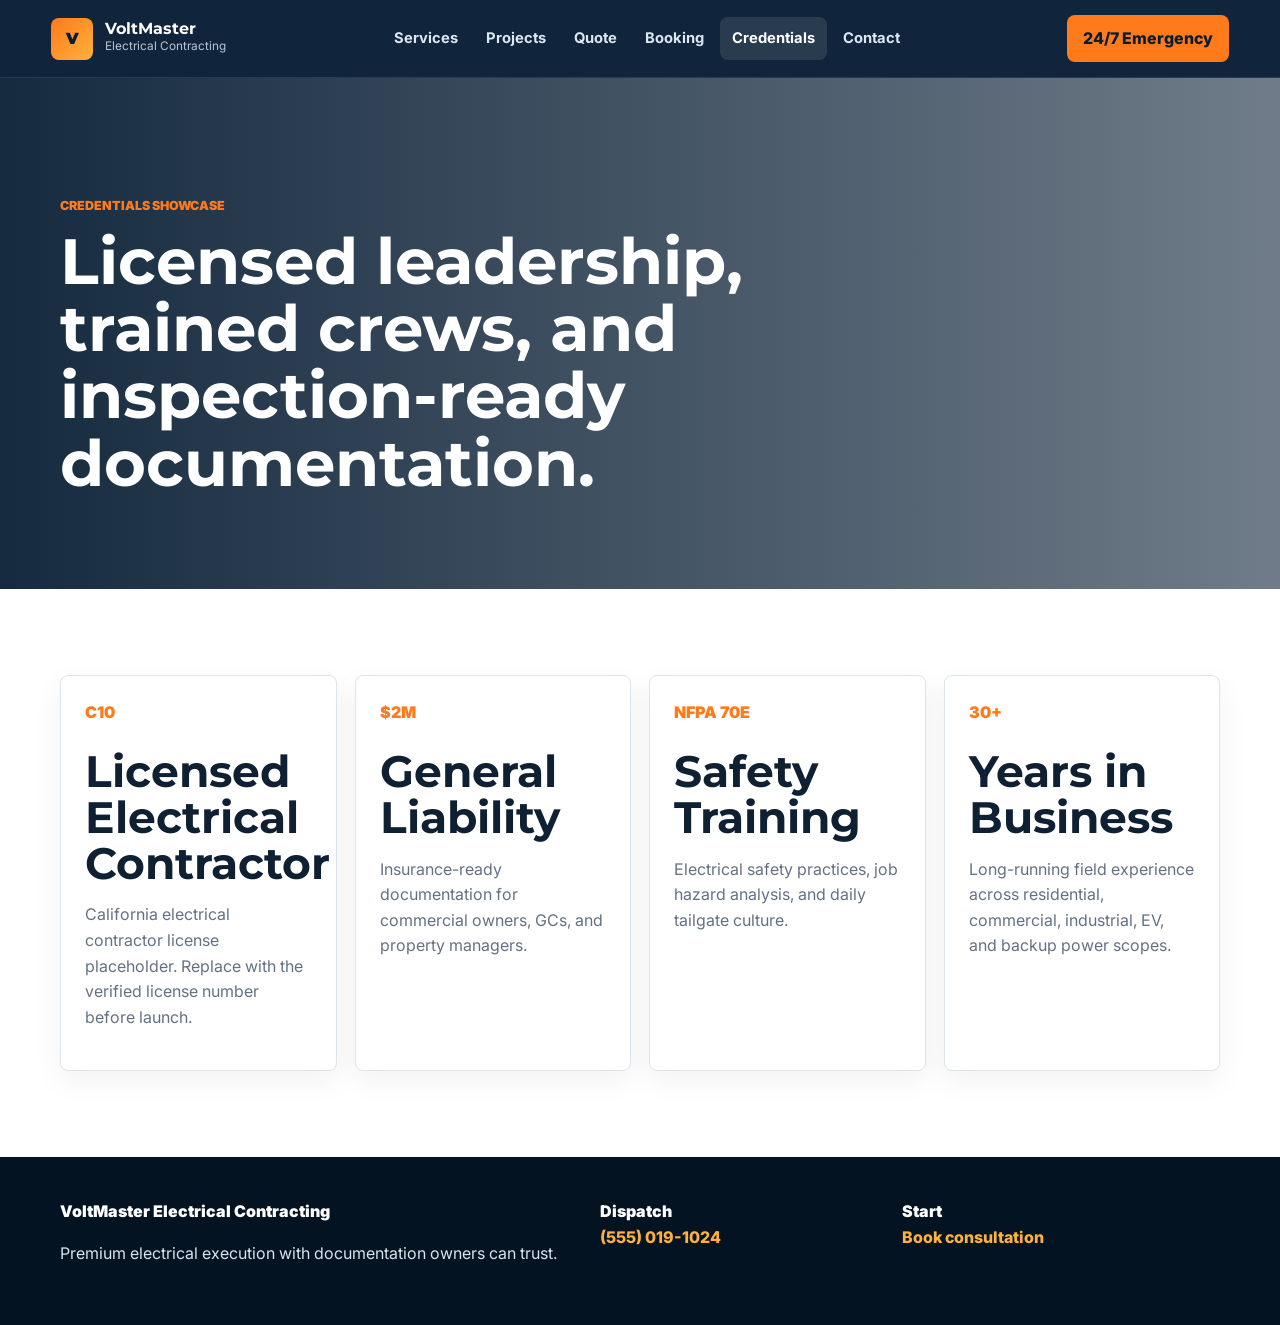
<file: about.html>
<!doctype html>
<html lang="en">
  <head>
    <meta charset="utf-8">
    <meta name="viewport" content="width=device-width, initial-scale=1">
    <title>Credentials | VoltMaster Electrical Contracting</title>
    <link rel="stylesheet" href="css/styles.css">
    <link rel="preconnect" href="https://fonts.googleapis.com">
    <link rel="preconnect" href="https://fonts.gstatic.com" crossorigin>
    <link href="https://fonts.googleapis.com/css2?family=Inter:wght@400;500;600;700;800&family=Montserrat:wght@700;800;900&display=swap" rel="stylesheet">
  </head>
  <body>
    <header class="site-header">
      <a class="brand" href="index.html"><span class="brand-mark">V</span><span><strong>VoltMaster</strong><small>Electrical Contracting</small></span></a>
      <button class="nav-toggle" type="button" aria-expanded="false" aria-controls="site-nav">Menu</button>
      <nav class="site-nav" id="site-nav"><a href="services.html">Services</a><a href="projects.html">Projects</a><a href="quote.html">Quote</a><a href="booking.html">Booking</a><a href="about.html">Credentials</a><a href="contact.html">Contact</a></nav>
      <a class="header-call" href="tel:+15550191024">24/7 Emergency</a>
    </header>
    <main class="page-main">
      <section class="page-hero about-hero"><div class="shell"><p class="eyebrow">Credentials showcase</p><h1>Licensed leadership, trained crews, and inspection-ready documentation.</h1></div></section>
      <section class="section shell credential-grid">
        <article><span>C10</span><h2>Licensed Electrical Contractor</h2><p>California electrical contractor license placeholder. Replace with the verified license number before launch.</p></article>
        <article><span>$2M</span><h2>General Liability</h2><p>Insurance-ready documentation for commercial owners, GCs, and property managers.</p></article>
        <article><span>NFPA 70E</span><h2>Safety Training</h2><p>Electrical safety practices, job hazard analysis, and daily tailgate culture.</p></article>
        <article><span>30+</span><h2>Years in Business</h2><p>Long-running field experience across residential, commercial, industrial, EV, and backup power scopes.</p></article>
      </section>
    </main>
    <footer class="site-footer"><div class="shell footer-grid"><div><strong>VoltMaster Electrical Contracting</strong><p>Premium electrical execution with documentation owners can trust.</p></div><div><span>Dispatch</span><a href="tel:+15550191024">(555) 019-1024</a></div><div><span>Start</span><a href="booking.html">Book consultation</a></div></div></footer>
    <script src="js/main.js"></script>
  </body>
</html>
</file>
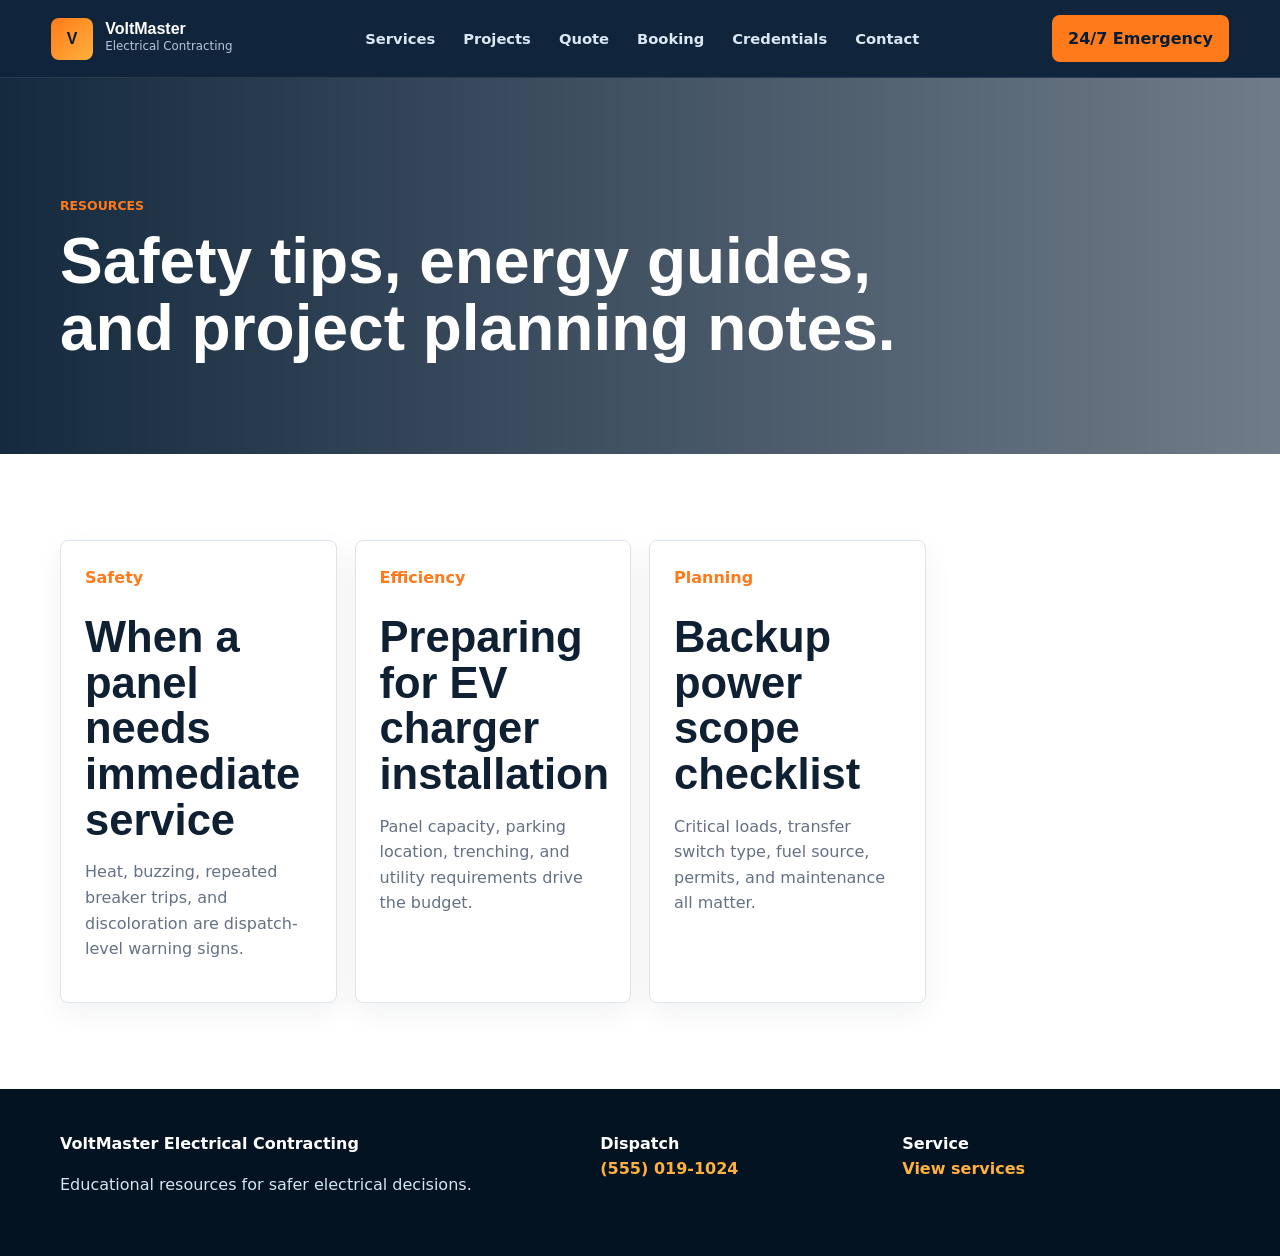
<file: blog.html>
<!doctype html>
<html lang="en">
  <head>
    <meta charset="utf-8">
    <meta name="viewport" content="width=device-width, initial-scale=1">
    <title>Resources | VoltMaster Electrical Contracting</title>
    <link rel="stylesheet" href="css/styles.css">
  </head>
  <body>
    <header class="site-header">
      <a class="brand" href="index.html"><span class="brand-mark">V</span><span><strong>VoltMaster</strong><small>Electrical Contracting</small></span></a>
      <button class="nav-toggle" type="button" aria-expanded="false" aria-controls="site-nav">Menu</button>
      <nav class="site-nav" id="site-nav"><a href="services.html">Services</a><a href="projects.html">Projects</a><a href="quote.html">Quote</a><a href="booking.html">Booking</a><a href="about.html">Credentials</a><a href="contact.html">Contact</a></nav>
      <a class="header-call" href="tel:+15550191024">24/7 Emergency</a>
    </header>
    <main class="page-main">
      <section class="page-hero"><div class="shell"><p class="eyebrow">Resources</p><h1>Safety tips, energy guides, and project planning notes.</h1></div></section>
      <section class="section shell resource-grid">
        <article><span>Safety</span><h2>When a panel needs immediate service</h2><p>Heat, buzzing, repeated breaker trips, and discoloration are dispatch-level warning signs.</p></article>
        <article><span>Efficiency</span><h2>Preparing for EV charger installation</h2><p>Panel capacity, parking location, trenching, and utility requirements drive the budget.</p></article>
        <article><span>Planning</span><h2>Backup power scope checklist</h2><p>Critical loads, transfer switch type, fuel source, permits, and maintenance all matter.</p></article>
      </section>
    </main>
    <footer class="site-footer"><div class="shell footer-grid"><div><strong>VoltMaster Electrical Contracting</strong><p>Educational resources for safer electrical decisions.</p></div><div><span>Dispatch</span><a href="tel:+15550191024">(555) 019-1024</a></div><div><span>Service</span><a href="services.html">View services</a></div></div></footer>
    <script src="js/main.js"></script>
  </body>
</html>
</file>
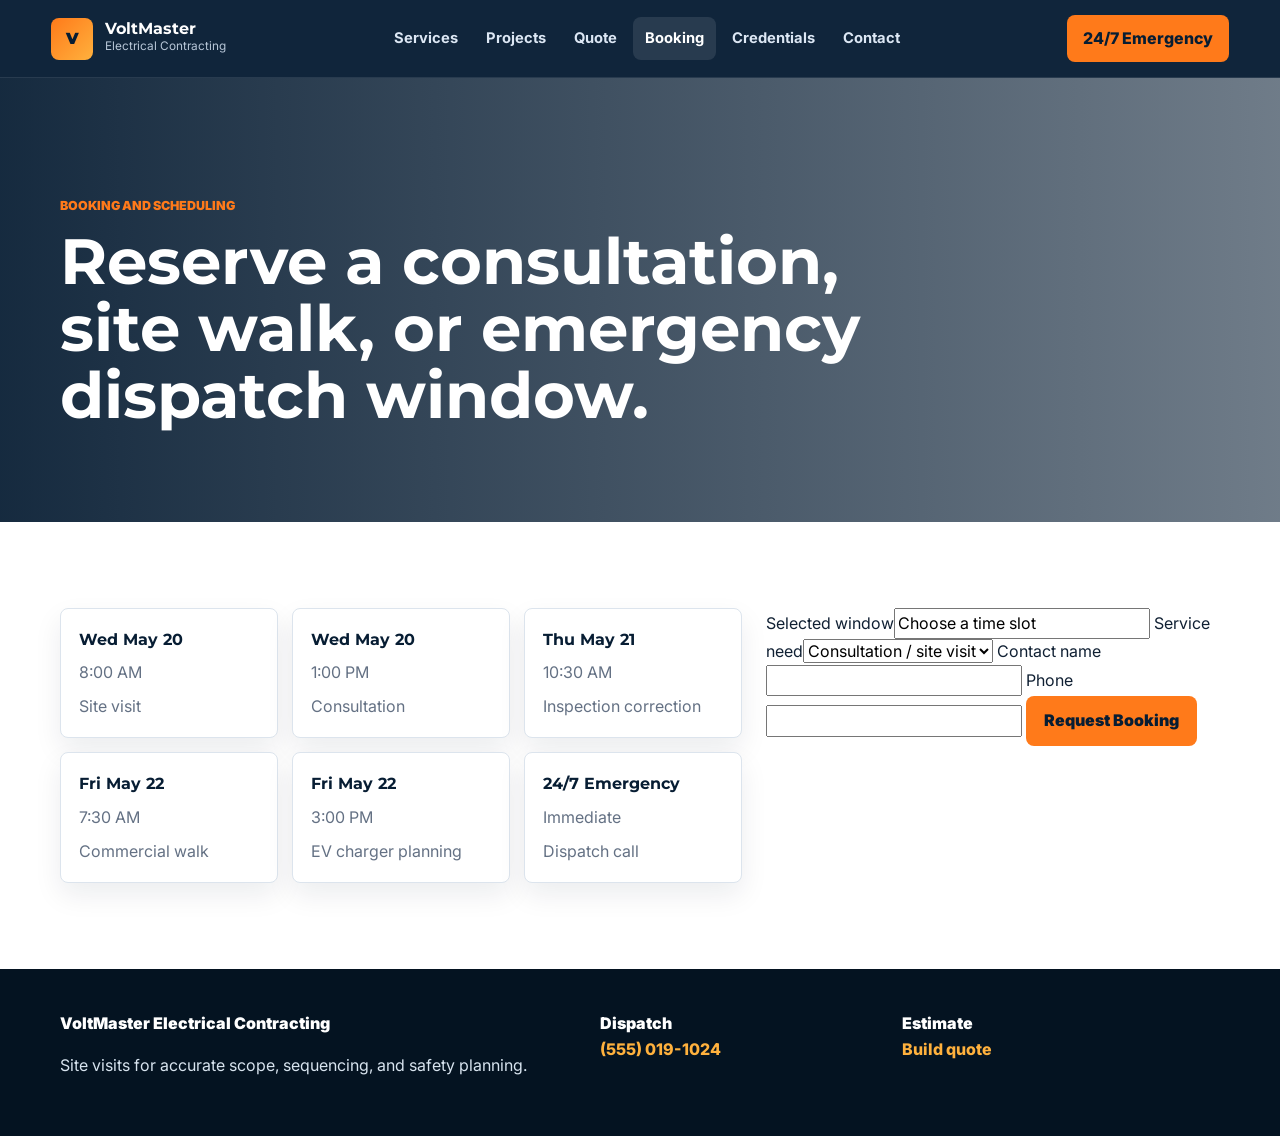
<file: booking.html>
<!doctype html>
<html lang="en">
  <head>
    <meta charset="utf-8">
    <meta name="viewport" content="width=device-width, initial-scale=1">
    <title>Booking | VoltMaster Electrical Contracting</title>
    <link rel="stylesheet" href="css/styles.css">
    <link rel="stylesheet" href="css/booking.css">
    <link rel="preconnect" href="https://fonts.googleapis.com">
    <link rel="preconnect" href="https://fonts.gstatic.com" crossorigin>
    <link href="https://fonts.googleapis.com/css2?family=Inter:wght@400;500;600;700;800&family=Montserrat:wght@700;800;900&display=swap" rel="stylesheet">
  </head>
  <body>
    <header class="site-header">
      <a class="brand" href="index.html"><span class="brand-mark">V</span><span><strong>VoltMaster</strong><small>Electrical Contracting</small></span></a>
      <button class="nav-toggle" type="button" aria-expanded="false" aria-controls="site-nav">Menu</button>
      <nav class="site-nav" id="site-nav"><a href="services.html">Services</a><a href="projects.html">Projects</a><a href="quote.html">Quote</a><a href="booking.html">Booking</a><a href="about.html">Credentials</a><a href="contact.html">Contact</a></nav>
      <a class="header-call" href="tel:+15550191024">24/7 Emergency</a>
    </header>
    <main class="page-main">
      <section class="page-hero booking-hero"><div class="shell"><p class="eyebrow">Booking and scheduling</p><h1>Reserve a consultation, site walk, or emergency dispatch window.</h1></div></section>
      <section class="section shell booking-layout">
        <div class="schedule-board" id="scheduleBoard"></div>
        <form class="booking-form">
          <label>Selected window<input id="selectedSlot" name="selectedSlot" readonly value="Choose a time slot"></label>
          <label>Service need<select><option>Consultation / site visit</option><option>Emergency repair</option><option>Inspection correction</option><option>Maintenance visit</option></select></label>
          <label>Contact name<input name="name" autocomplete="name"></label>
          <label>Phone<input name="phone" autocomplete="tel"></label>
          <button class="btn btn-primary" type="submit">Request Booking</button>
          <a class="btn btn-secondary" href="tel:+15550191024">Emergency Call</a>
        </form>
      </section>
    </main>
    <footer class="site-footer"><div class="shell footer-grid"><div><strong>VoltMaster Electrical Contracting</strong><p>Site visits for accurate scope, sequencing, and safety planning.</p></div><div><span>Dispatch</span><a href="tel:+15550191024">(555) 019-1024</a></div><div><span>Estimate</span><a href="quote.html">Build quote</a></div></div></footer>
    <script src="js/main.js"></script>
    <script src="js/booking.js"></script>
  </body>
</html>
</file>
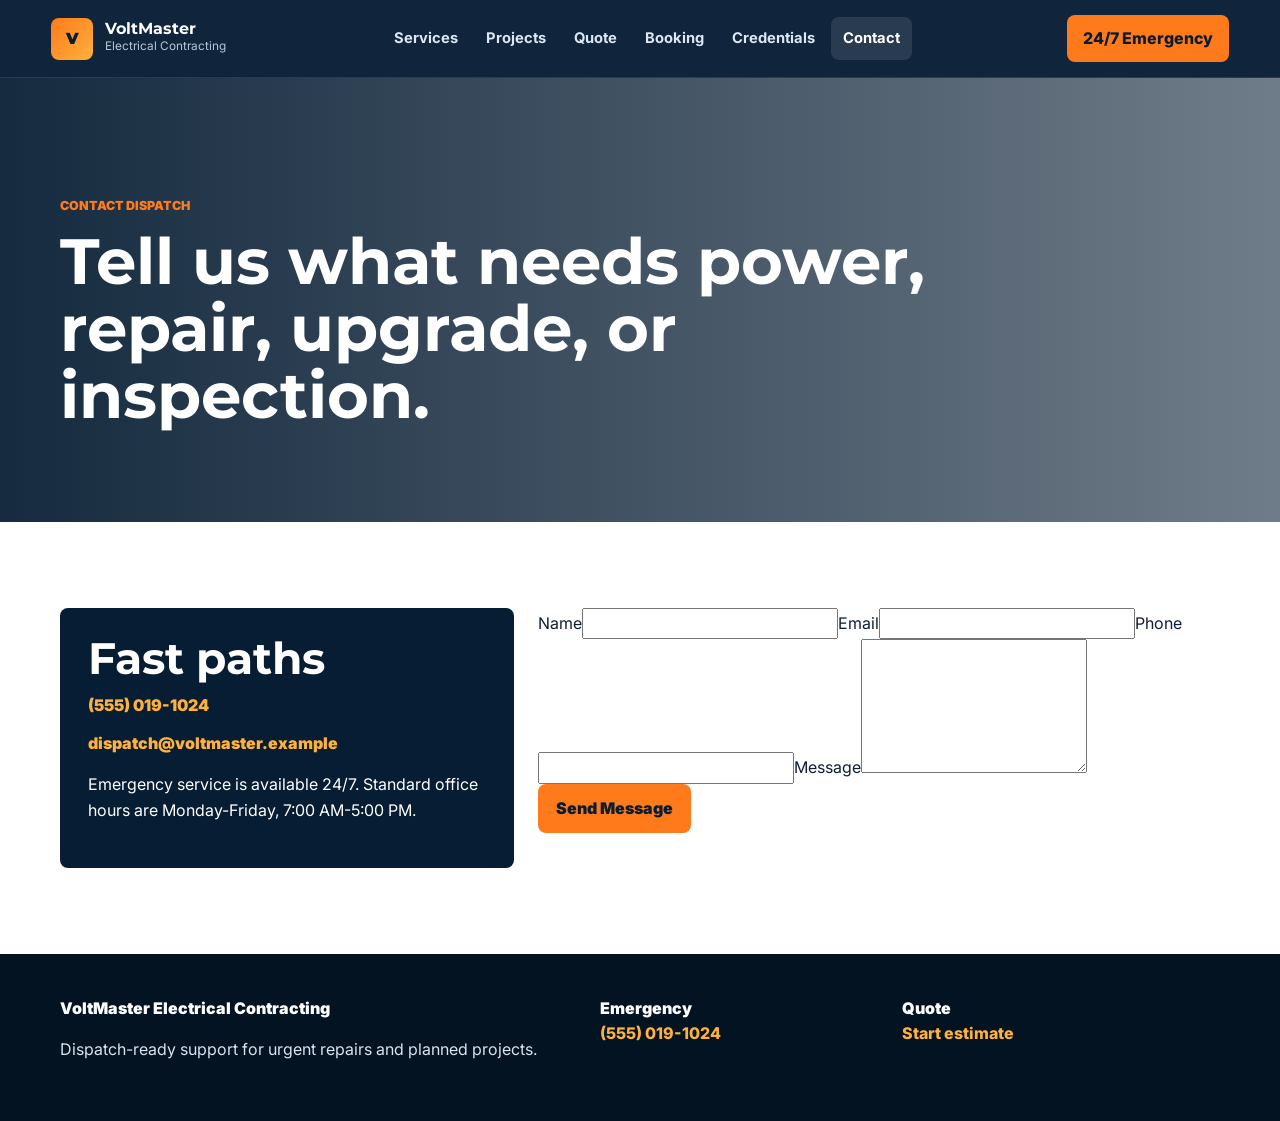
<file: contact.html>
<!doctype html>
<html lang="en">
  <head>
    <meta charset="utf-8">
    <meta name="viewport" content="width=device-width, initial-scale=1">
    <title>Contact | VoltMaster Electrical Contracting</title>
    <link rel="stylesheet" href="css/styles.css">
    <link rel="preconnect" href="https://fonts.googleapis.com">
    <link rel="preconnect" href="https://fonts.gstatic.com" crossorigin>
    <link href="https://fonts.googleapis.com/css2?family=Inter:wght@400;500;600;700;800&family=Montserrat:wght@700;800;900&display=swap" rel="stylesheet">
  </head>
  <body>
    <header class="site-header">
      <a class="brand" href="index.html"><span class="brand-mark">V</span><span><strong>VoltMaster</strong><small>Electrical Contracting</small></span></a>
      <button class="nav-toggle" type="button" aria-expanded="false" aria-controls="site-nav">Menu</button>
      <nav class="site-nav" id="site-nav"><a href="services.html">Services</a><a href="projects.html">Projects</a><a href="quote.html">Quote</a><a href="booking.html">Booking</a><a href="about.html">Credentials</a><a href="contact.html">Contact</a></nav>
      <a class="header-call" href="tel:+15550191024">24/7 Emergency</a>
    </header>
    <main class="page-main">
      <section class="page-hero contact-hero"><div class="shell"><p class="eyebrow">Contact dispatch</p><h1>Tell us what needs power, repair, upgrade, or inspection.</h1></div></section>
      <section class="section shell contact-layout">
        <div class="contact-panel"><h2>Fast paths</h2><a href="tel:+15550191024">(555) 019-1024</a><a href="mailto:dispatch@voltmaster.example">dispatch@voltmaster.example</a><p>Emergency service is available 24/7. Standard office hours are Monday-Friday, 7:00 AM-5:00 PM.</p></div>
        <form class="quote-form"><label>Name<input autocomplete="name"></label><label>Email<input type="email" autocomplete="email"></label><label>Phone<input autocomplete="tel"></label><label>Message<textarea rows="5"></textarea></label><button class="btn btn-primary" type="submit">Send Message</button></form>
      </section>
    </main>
    <footer class="site-footer"><div class="shell footer-grid"><div><strong>VoltMaster Electrical Contracting</strong><p>Dispatch-ready support for urgent repairs and planned projects.</p></div><div><span>Emergency</span><a href="tel:+15550191024">(555) 019-1024</a></div><div><span>Quote</span><a href="quote.html">Start estimate</a></div></div></footer>
    <script src="js/main.js"></script>
  </body>
</html>
</file>
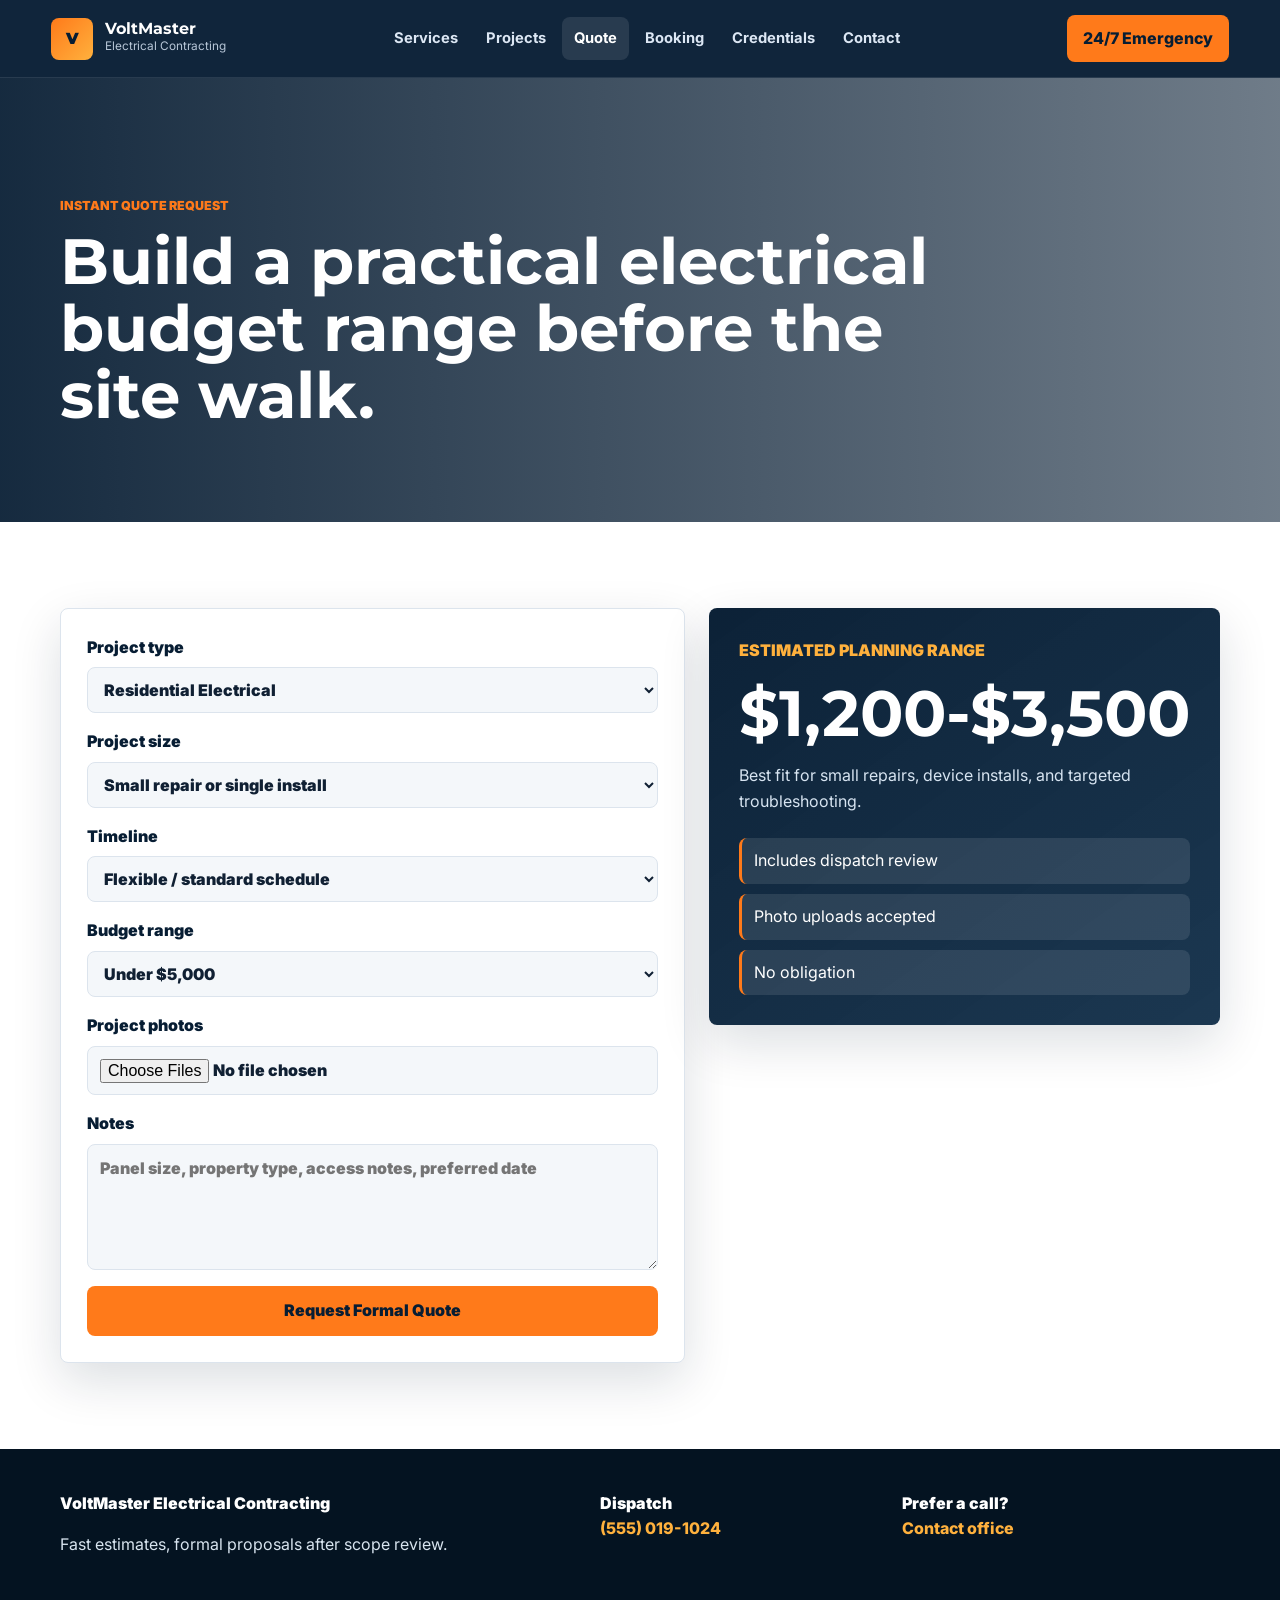
<file: quote.html>
<!doctype html>
<html lang="en">
  <head>
    <meta charset="utf-8">
    <meta name="viewport" content="width=device-width, initial-scale=1">
    <title>Instant Quote | VoltMaster Electrical Contracting</title>
    <link rel="stylesheet" href="css/styles.css">
    <link rel="stylesheet" href="css/quote.css">
    <link rel="preconnect" href="https://fonts.googleapis.com">
    <link rel="preconnect" href="https://fonts.gstatic.com" crossorigin>
    <link href="https://fonts.googleapis.com/css2?family=Inter:wght@400;500;600;700;800&family=Montserrat:wght@700;800;900&display=swap" rel="stylesheet">
  </head>
  <body>
    <header class="site-header">
      <a class="brand" href="index.html"><span class="brand-mark">V</span><span><strong>VoltMaster</strong><small>Electrical Contracting</small></span></a>
      <button class="nav-toggle" type="button" aria-expanded="false" aria-controls="site-nav">Menu</button>
      <nav class="site-nav" id="site-nav"><a href="services.html">Services</a><a href="projects.html">Projects</a><a href="quote.html">Quote</a><a href="booking.html">Booking</a><a href="about.html">Credentials</a><a href="contact.html">Contact</a></nav>
      <a class="header-call" href="tel:+15550191024">24/7 Emergency</a>
    </header>
    <main class="page-main">
      <section class="page-hero quote-hero"><div class="shell"><p class="eyebrow">Instant quote request</p><h1>Build a practical electrical budget range before the site walk.</h1></div></section>
      <section class="section shell quote-layout">
        <form class="quote-form" id="quoteForm">
          <label>Project type<select id="projectType" name="projectType"><option value="residential">Residential Electrical</option><option value="commercial">Commercial / Industrial</option><option value="smart">Smart Home Automation</option><option value="ev">EV Charger Installation</option><option value="solar">Solar & Renewable Energy</option><option value="generator">Generator / Backup Power</option><option value="emergency">Emergency Repair</option><option value="lighting">Lighting Design & Installation</option></select></label>
          <label>Project size<select id="projectSize" name="projectSize"><option value="small">Small repair or single install</option><option value="medium">Multi-room or small facility</option><option value="large">Large facility or complex scope</option></select></label>
          <label>Timeline<select id="timeline" name="timeline"><option value="standard">Flexible / standard schedule</option><option value="soon">Within 2 weeks</option><option value="urgent">Urgent or emergency</option></select></label>
          <label>Budget range<select id="budget" name="budget"><option value="under5">Under $5,000</option><option value="5to25">$5,000-$25,000</option><option value="25to100">$25,000-$100,000</option><option value="over100">$100,000+</option></select></label>
          <label>Project photos<input type="file" id="photos" name="photos" multiple accept="image/*"></label>
          <label>Notes<textarea name="notes" rows="4" placeholder="Panel size, property type, access notes, preferred date"></textarea></label>
          <button class="btn btn-primary" type="submit">Request Formal Quote</button>
        </form>
        <aside class="estimate-panel" aria-live="polite">
          <span class="panel-label">Estimated planning range</span>
          <strong id="estimateRange">$1,200-$3,500</strong>
          <p id="estimateNote">A coordinator will verify site conditions, permit needs, utility requirements, and inspection timing.</p>
          <div class="mini-list"><span>Includes dispatch review</span><span>Photo uploads accepted</span><span>No obligation</span></div>
        </aside>
      </section>
    </main>
    <footer class="site-footer"><div class="shell footer-grid"><div><strong>VoltMaster Electrical Contracting</strong><p>Fast estimates, formal proposals after scope review.</p></div><div><span>Dispatch</span><a href="tel:+15550191024">(555) 019-1024</a></div><div><span>Prefer a call?</span><a href="contact.html">Contact office</a></div></div></footer>
    <script src="js/main.js"></script>
    <script src="js/quote-calculator.js"></script>
  </body>
</html>
</file>
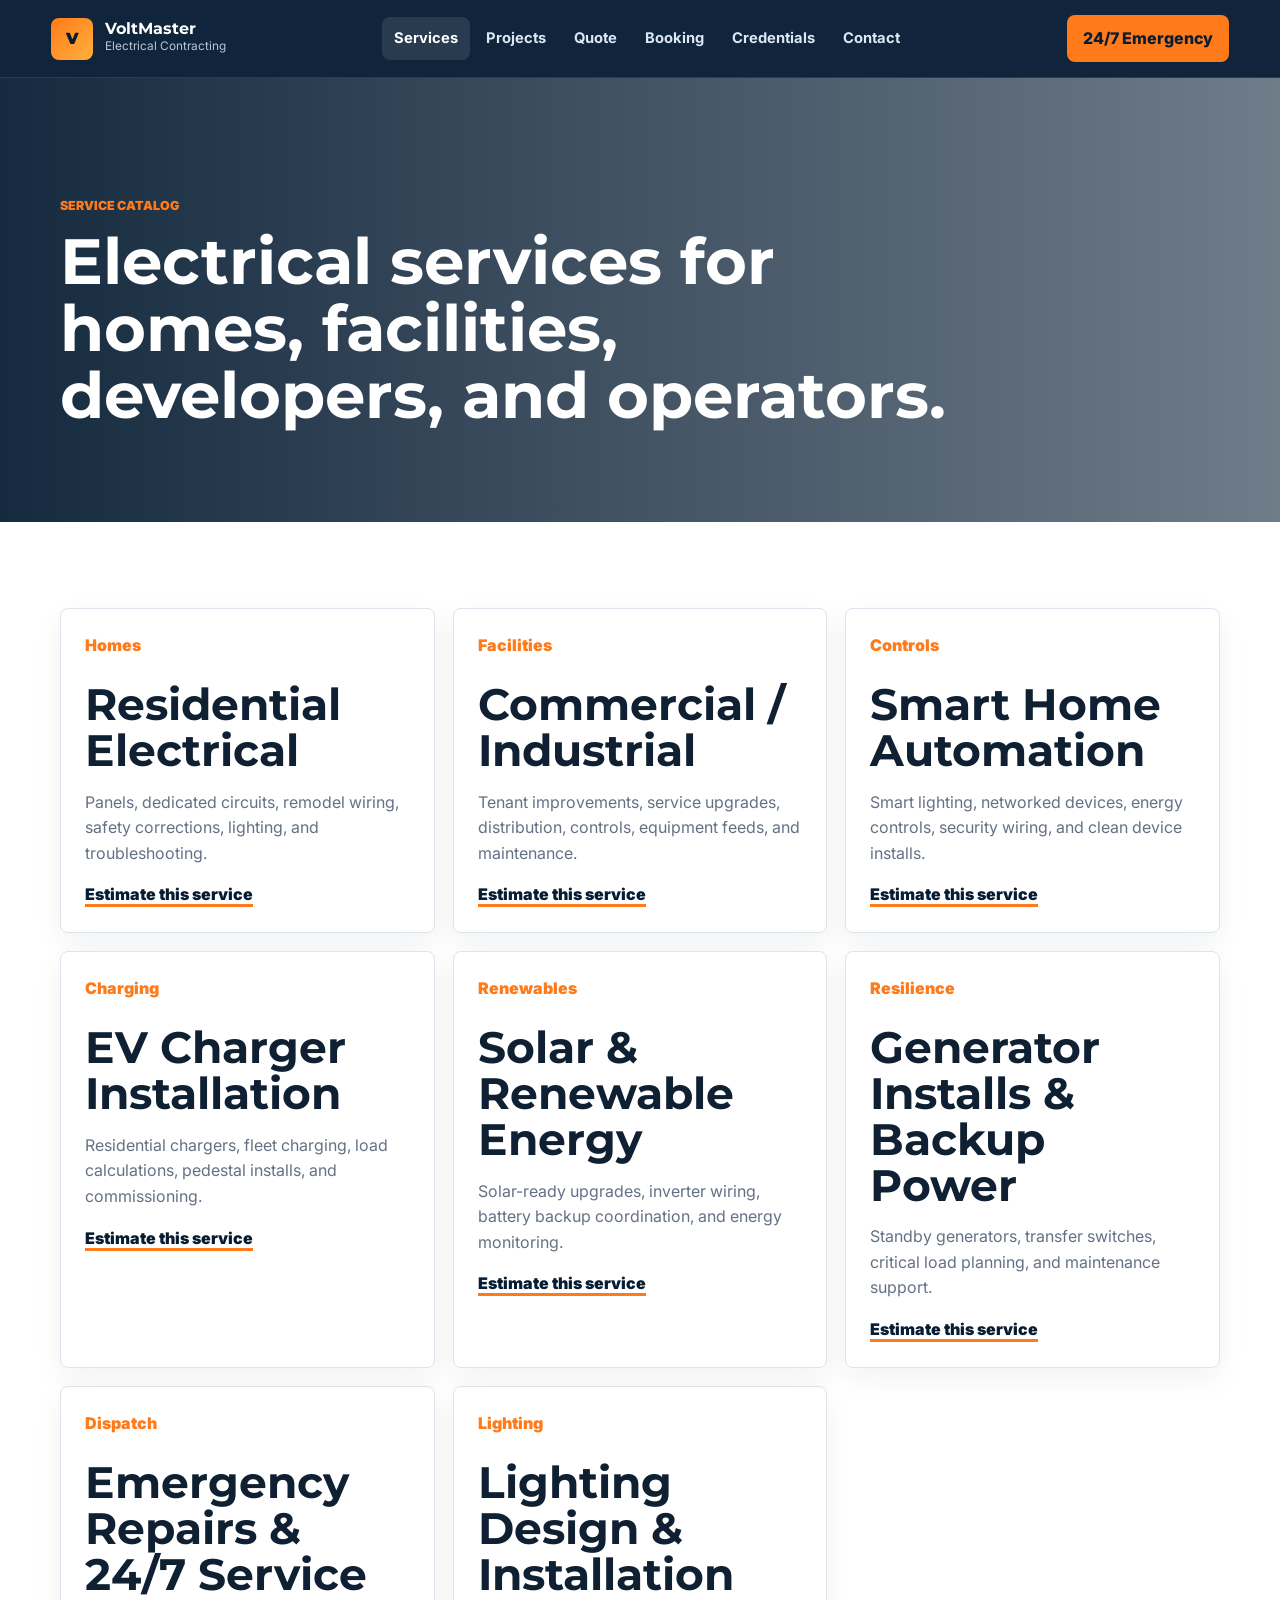
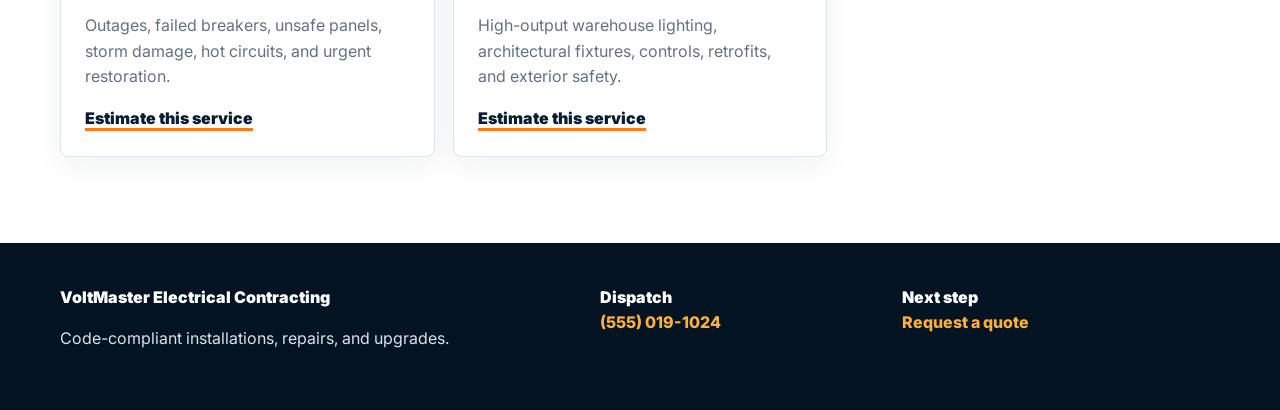
<file: services.html>
<!doctype html>
<html lang="en">
  <head>
    <meta charset="utf-8">
    <meta name="viewport" content="width=device-width, initial-scale=1">
    <title>Services | VoltMaster Electrical Contracting</title>
    <link rel="stylesheet" href="css/styles.css">
    <link rel="preconnect" href="https://fonts.googleapis.com">
    <link rel="preconnect" href="https://fonts.gstatic.com" crossorigin>
    <link href="https://fonts.googleapis.com/css2?family=Inter:wght@400;500;600;700;800&family=Montserrat:wght@700;800;900&display=swap" rel="stylesheet">
  </head>
  <body>
    <header class="site-header">
      <a class="brand" href="index.html"><span class="brand-mark">V</span><span><strong>VoltMaster</strong><small>Electrical Contracting</small></span></a>
      <button class="nav-toggle" type="button" aria-expanded="false" aria-controls="site-nav">Menu</button>
      <nav class="site-nav" id="site-nav"><a href="services.html">Services</a><a href="projects.html">Projects</a><a href="quote.html">Quote</a><a href="booking.html">Booking</a><a href="about.html">Credentials</a><a href="contact.html">Contact</a></nav>
      <a class="header-call" href="tel:+15550191024">24/7 Emergency</a>
    </header>
    <main class="page-main">
      <section class="page-hero service-hero">
        <div class="shell">
          <p class="eyebrow">Service catalog</p>
          <h1>Electrical services for homes, facilities, developers, and operators.</h1>
        </div>
      </section>
      <section class="section shell">
        <div class="catalog-grid" id="serviceCatalog"></div>
      </section>
    </main>
    <footer class="site-footer"><div class="shell footer-grid"><div><strong>VoltMaster Electrical Contracting</strong><p>Code-compliant installations, repairs, and upgrades.</p></div><div><span>Dispatch</span><a href="tel:+15550191024">(555) 019-1024</a></div><div><span>Next step</span><a href="quote.html">Request a quote</a></div></div></footer>
    <script src="js/main.js"></script>
  </body>
</html>
</file>
<file: css/styles.css>
:root {
  --navy: #071d33;
  --navy-2: #0d2b46;
  --blue: #18a7ff;
  --orange: #ff7a1a;
  --orange-2: #ffb13d;
  --ink: #102033;
  --muted: #647184;
  --line: #dce4ed;
  --soft: #f4f7fa;
  --white: #ffffff;
  --shadow: 0 18px 50px rgba(7, 29, 51, 0.14);
  --radius: 8px;
}

* {
  box-sizing: border-box;
}

html {
  scroll-behavior: smooth;
}

body {
  margin: 0;
  color: var(--ink);
  font-family: Inter, system-ui, -apple-system, BlinkMacSystemFont, "Segoe UI", sans-serif;
  background: var(--white);
  line-height: 1.6;
}

img {
  display: block;
  max-width: 100%;
}

a {
  color: inherit;
  text-decoration: none;
}

button,
input,
select,
textarea {
  font: inherit;
}

.shell {
  width: min(1160px, calc(100% - 40px));
  margin-inline: auto;
}

.site-header {
  position: sticky;
  top: 0;
  z-index: 20;
  display: grid;
  grid-template-columns: auto 1fr auto;
  align-items: center;
  gap: 22px;
  min-height: 78px;
  padding: 12px clamp(20px, 4vw, 56px);
  color: var(--white);
  background: rgba(7, 29, 51, 0.96);
  border-bottom: 1px solid rgba(255, 255, 255, 0.1);
  backdrop-filter: blur(16px);
}

.brand {
  display: inline-flex;
  align-items: center;
  gap: 12px;
  min-width: max-content;
}

.brand-mark {
  display: grid;
  width: 42px;
  height: 42px;
  place-items: center;
  color: var(--navy);
  font-family: Montserrat, sans-serif;
  font-weight: 900;
  background: linear-gradient(135deg, var(--orange), var(--orange-2));
  border-radius: var(--radius);
}

.brand strong,
.brand small {
  display: block;
}

.brand strong {
  font-family: Montserrat, sans-serif;
  line-height: 1;
}

.brand small {
  color: #b8c7d8;
  font-size: 0.74rem;
}

.site-nav {
  display: flex;
  justify-content: center;
  gap: 4px;
}

.site-nav a {
  padding: 10px 12px;
  color: #dce7f4;
  font-size: 0.92rem;
  font-weight: 700;
  border-radius: var(--radius);
}

.site-nav a:hover,
.site-nav a[aria-current="page"] {
  color: var(--white);
  background: rgba(255, 255, 255, 0.1);
}

.header-call {
  padding: 11px 16px;
  color: var(--navy);
  font-weight: 800;
  background: var(--orange);
  border-radius: var(--radius);
}

.nav-toggle {
  display: none;
  color: var(--white);
  background: transparent;
  border: 1px solid rgba(255, 255, 255, 0.25);
  border-radius: var(--radius);
  padding: 8px 12px;
}

.hero {
  min-height: calc(100vh - 78px);
  display: grid;
  align-items: end;
  padding: 110px clamp(20px, 6vw, 78px) 58px;
  color: var(--white);
  background:
    linear-gradient(90deg, rgba(7, 29, 51, 0.94), rgba(7, 29, 51, 0.6) 48%, rgba(7, 29, 51, 0.2)),
    url("https://images.unsplash.com/photo-1621905251918-48416bd8575a?auto=format&fit=crop&w=1800&q=82") center / cover;
}

.hero-content {
  width: min(780px, 100%);
}

.eyebrow {
  margin: 0 0 12px;
  color: var(--orange);
  font-size: 0.78rem;
  font-weight: 900;
  letter-spacing: 0;
  text-transform: uppercase;
}

h1,
h2,
h3 {
  margin: 0;
  font-family: Montserrat, Inter, sans-serif;
  line-height: 1.05;
  letter-spacing: 0;
}

h1 {
  max-width: 900px;
  font-size: clamp(2.55rem, 6vw, 5.8rem);
}

h2 {
  font-size: clamp(1.8rem, 3.4vw, 3.2rem);
}

h3 {
  font-size: 1.15rem;
}

.hero-copy {
  max-width: 660px;
  margin: 24px 0 0;
  color: #d6e3f0;
  font-size: clamp(1rem, 2vw, 1.24rem);
}

.hero-actions,
.cta-actions {
  display: flex;
  flex-wrap: wrap;
  gap: 12px;
  margin-top: 30px;
}

.btn {
  display: inline-flex;
  align-items: center;
  justify-content: center;
  min-height: 48px;
  padding: 12px 18px;
  font-weight: 900;
  border: 0;
  border-radius: var(--radius);
  cursor: pointer;
}

.btn-primary {
  color: var(--navy);
  background: var(--orange);
}

.btn-secondary {
  color: var(--white);
  background: rgba(255, 255, 255, 0.13);
  border: 1px solid rgba(255, 255, 255, 0.24);
}

.trust-strip {
  display: grid;
  grid-template-columns: repeat(3, minmax(0, 1fr));
  gap: 12px;
  max-width: 760px;
  margin-top: 42px;
}

.trust-strip span,
.proof-stats div,
.contact-panel,
.credential-grid article,
.resource-grid article {
  border-radius: var(--radius);
}

.trust-strip span {
  padding: 16px;
  background: rgba(255, 255, 255, 0.11);
  border: 1px solid rgba(255, 255, 255, 0.18);
}

.trust-strip strong {
  display: block;
  color: var(--white);
  font-size: 1.55rem;
  line-height: 1;
}

.section {
  padding: 86px 0;
}

.section-heading {
  display: grid;
  grid-template-columns: 1fr auto;
  align-items: end;
  gap: 24px;
  margin-bottom: 34px;
}

.section-heading h2 {
  max-width: 780px;
}

.text-link {
  color: var(--navy);
  font-weight: 900;
  border-bottom: 3px solid var(--orange);
}

.service-grid,
.catalog-grid,
.credential-grid,
.resource-grid {
  display: grid;
  grid-template-columns: repeat(4, minmax(0, 1fr));
  gap: 18px;
}

.service-card,
.catalog-card,
.credential-grid article,
.resource-grid article {
  min-height: 230px;
  padding: 24px;
  background: var(--white);
  border: 1px solid var(--line);
  border-radius: var(--radius);
  box-shadow: 0 10px 30px rgba(7, 29, 51, 0.06);
}

.service-card p,
.catalog-card p,
.resource-grid p,
.credential-grid p {
  color: var(--muted);
}

.icon-pill,
.catalog-card span,
.credential-grid span,
.resource-grid span {
  display: inline-flex;
  margin-bottom: 24px;
  color: var(--orange);
  font-weight: 900;
}

.proof-band,
.cta-band {
  padding: 78px 0;
  color: var(--white);
  background: var(--navy);
}

.proof-layout,
.cta-layout {
  display: grid;
  grid-template-columns: 1.1fr 0.9fr;
  gap: 42px;
  align-items: center;
}

.proof-layout p {
  max-width: 650px;
  color: #c8d6e6;
}

.proof-stats {
  display: grid;
  gap: 14px;
}

.proof-stats div {
  padding: 18px 20px;
  background: rgba(255, 255, 255, 0.08);
  border-left: 4px solid var(--orange);
}

.proof-stats strong {
  display: block;
  font-size: 1.6rem;
}

.proof-stats span {
  color: #c8d6e6;
}

.featured-projects {
  display: grid;
  grid-template-columns: repeat(3, minmax(0, 1fr));
  gap: 18px;
}

.featured-projects article {
  position: relative;
  min-height: 390px;
  overflow: hidden;
  border-radius: var(--radius);
  background: var(--navy);
}

.featured-projects img {
  width: 100%;
  height: 100%;
  min-height: 390px;
  object-fit: cover;
  opacity: 0.78;
}

.featured-projects div {
  position: absolute;
  inset: auto 0 0;
  padding: 24px;
  color: var(--white);
  background: linear-gradient(transparent, rgba(7, 29, 51, 0.92));
}

.featured-projects span {
  color: var(--orange-2);
  font-weight: 900;
}

.cta-band {
  background:
    linear-gradient(90deg, rgba(7, 29, 51, 0.96), rgba(13, 43, 70, 0.85)),
    url("https://images.unsplash.com/photo-1518770660439-4636190af475?auto=format&fit=crop&w=1600&q=80") center / cover;
}

.page-main {
  background: var(--white);
}

.page-hero {
  padding: 118px 0 92px;
  color: var(--white);
  background:
    linear-gradient(90deg, rgba(7, 29, 51, 0.94), rgba(7, 29, 51, 0.58)),
    url("https://images.unsplash.com/photo-1621905251189-08b45d6a269e?auto=format&fit=crop&w=1800&q=82") center / cover;
}

.page-hero h1 {
  font-size: clamp(2.2rem, 5vw, 4.7rem);
}

.service-hero {
  background-image: linear-gradient(90deg, rgba(7, 29, 51, 0.94), rgba(7, 29, 51, 0.58)), url("https://images.unsplash.com/photo-1621905252507-b35492cc74b4?auto=format&fit=crop&w=1800&q=82");
}

.projects-hero {
  background-image: linear-gradient(90deg, rgba(7, 29, 51, 0.94), rgba(7, 29, 51, 0.58)), url("https://images.unsplash.com/photo-1509391366360-2e959784a276?auto=format&fit=crop&w=1800&q=82");
}

.quote-hero,
.booking-hero,
.contact-hero {
  background-image: linear-gradient(90deg, rgba(7, 29, 51, 0.94), rgba(7, 29, 51, 0.58)), url("https://images.unsplash.com/photo-1558618666-fcd25c85cd64?auto=format&fit=crop&w=1800&q=82");
}

.about-hero {
  background-image: linear-gradient(90deg, rgba(7, 29, 51, 0.94), rgba(7, 29, 51, 0.58)), url("https://images.unsplash.com/photo-1581092918056-0c4c3acd3789?auto=format&fit=crop&w=1800&q=82");
}

.catalog-grid {
  grid-template-columns: repeat(3, minmax(0, 1fr));
}

.contact-layout {
  display: grid;
  grid-template-columns: 0.8fr 1.2fr;
  gap: 24px;
}

.contact-panel {
  padding: 28px;
  color: var(--white);
  background: var(--navy);
}

.contact-panel a {
  display: block;
  margin: 12px 0;
  color: var(--orange-2);
  font-weight: 900;
}

.site-footer {
  padding: 42px 0;
  color: #d8e4ef;
  background: #041321;
}

.footer-grid {
  display: grid;
  grid-template-columns: 1.3fr 0.7fr 0.8fr;
  gap: 24px;
}

.site-footer strong,
.site-footer span {
  display: block;
  color: var(--white);
  font-weight: 900;
}

.site-footer a {
  display: block;
  color: var(--orange-2);
  font-weight: 800;
}

@media (max-width: 980px) {
  .site-header {
    grid-template-columns: 1fr auto;
  }

  .nav-toggle {
    display: inline-flex;
    justify-self: end;
  }

  .site-nav,
  .header-call {
    display: none;
  }

  .site-nav.open {
    display: grid;
    grid-column: 1 / -1;
    justify-content: stretch;
    gap: 6px;
  }

  .site-nav.open a {
    background: rgba(255, 255, 255, 0.08);
  }

  .service-grid,
  .catalog-grid,
  .featured-projects,
  .credential-grid,
  .resource-grid {
    grid-template-columns: repeat(2, minmax(0, 1fr));
  }

  .proof-layout,
  .cta-layout,
  .contact-layout {
    grid-template-columns: 1fr;
  }
}

@media (max-width: 680px) {
  .shell {
    width: min(100% - 28px, 1160px);
  }

  .hero {
    min-height: auto;
    padding: 88px 18px 36px;
  }

  .hero-actions,
  .cta-actions,
  .trust-strip,
  .section-heading,
  .service-grid,
  .catalog-grid,
  .featured-projects,
  .credential-grid,
  .resource-grid,
  .footer-grid {
    grid-template-columns: 1fr;
  }

  .hero-actions,
  .cta-actions {
    display: grid;
  }

  .trust-strip {
    display: grid;
  }

  .section {
    padding: 58px 0;
  }

  .page-hero {
    padding: 76px 0 62px;
  }
}
</file>
<file: css/booking.css>
.booking-layout {
  display: grid;
  grid-template-columns: 1.2fr 0.8fr;
  gap: 24px;
  align-items: start;
}

.schedule-board {
  display: grid;
  grid-template-columns: repeat(3, minmax(0, 1fr));
  gap: 14px;
}

.slot-card {
  display: grid;
  gap: 8px;
  min-height: 122px;
  padding: 18px;
  text-align: left;
  background: var(--white);
  border: 1px solid var(--line);
  border-radius: var(--radius);
  box-shadow: 0 12px 28px rgba(7, 29, 51, 0.08);
  cursor: pointer;
}

.slot-card strong {
  color: var(--navy);
  font-family: Montserrat, sans-serif;
}

.slot-card span {
  color: var(--muted);
}

.slot-card.active {
  color: var(--white);
  background: var(--navy);
  border-color: var(--navy);
}

.slot-card.active strong,
.slot-card.active span {
  color: var(--white);
}

.booking-form {
  position: sticky;
  top: 100px;
}

@media (max-width: 900px) {
  .booking-layout {
    grid-template-columns: 1fr;
  }

  .booking-form {
    position: static;
  }
}

@media (max-width: 640px) {
  .schedule-board {
    grid-template-columns: 1fr;
  }
}
</file>
<file: css/quote.css>
.quote-layout {
  display: grid;
  grid-template-columns: 1.1fr 0.9fr;
  gap: 24px;
  align-items: start;
}

.quote-form,
.booking-form {
  display: grid;
  gap: 16px;
  padding: 26px;
  background: var(--white);
  border: 1px solid var(--line);
  border-radius: var(--radius);
  box-shadow: var(--shadow);
}

label {
  display: grid;
  gap: 7px;
  color: var(--navy);
  font-weight: 900;
}

input,
select,
textarea {
  width: 100%;
  min-height: 46px;
  padding: 11px 12px;
  color: var(--ink);
  background: var(--soft);
  border: 1px solid var(--line);
  border-radius: var(--radius);
}

textarea {
  resize: vertical;
}

.estimate-panel {
  position: sticky;
  top: 100px;
  padding: 30px;
  color: var(--white);
  background:
    linear-gradient(145deg, rgba(7, 29, 51, 0.98), rgba(13, 43, 70, 0.94)),
    url("https://images.unsplash.com/photo-1518770660439-4636190af475?auto=format&fit=crop&w=1000&q=80") center / cover;
  border-radius: var(--radius);
  box-shadow: var(--shadow);
}

.panel-label {
  color: var(--orange-2);
  font-weight: 900;
  text-transform: uppercase;
}

.estimate-panel strong {
  display: block;
  margin: 18px 0;
  font-family: Montserrat, sans-serif;
  font-size: clamp(2.2rem, 5vw, 4rem);
  line-height: 1;
}

.estimate-panel p {
  color: #d7e4f1;
}

.mini-list {
  display: grid;
  gap: 10px;
  margin-top: 24px;
}

.mini-list span {
  padding: 10px 12px;
  background: rgba(255, 255, 255, 0.1);
  border-left: 3px solid var(--orange);
  border-radius: var(--radius);
}

@media (max-width: 900px) {
  .quote-layout {
    grid-template-columns: 1fr;
  }

  .estimate-panel {
    position: static;
  }
}
</file>
